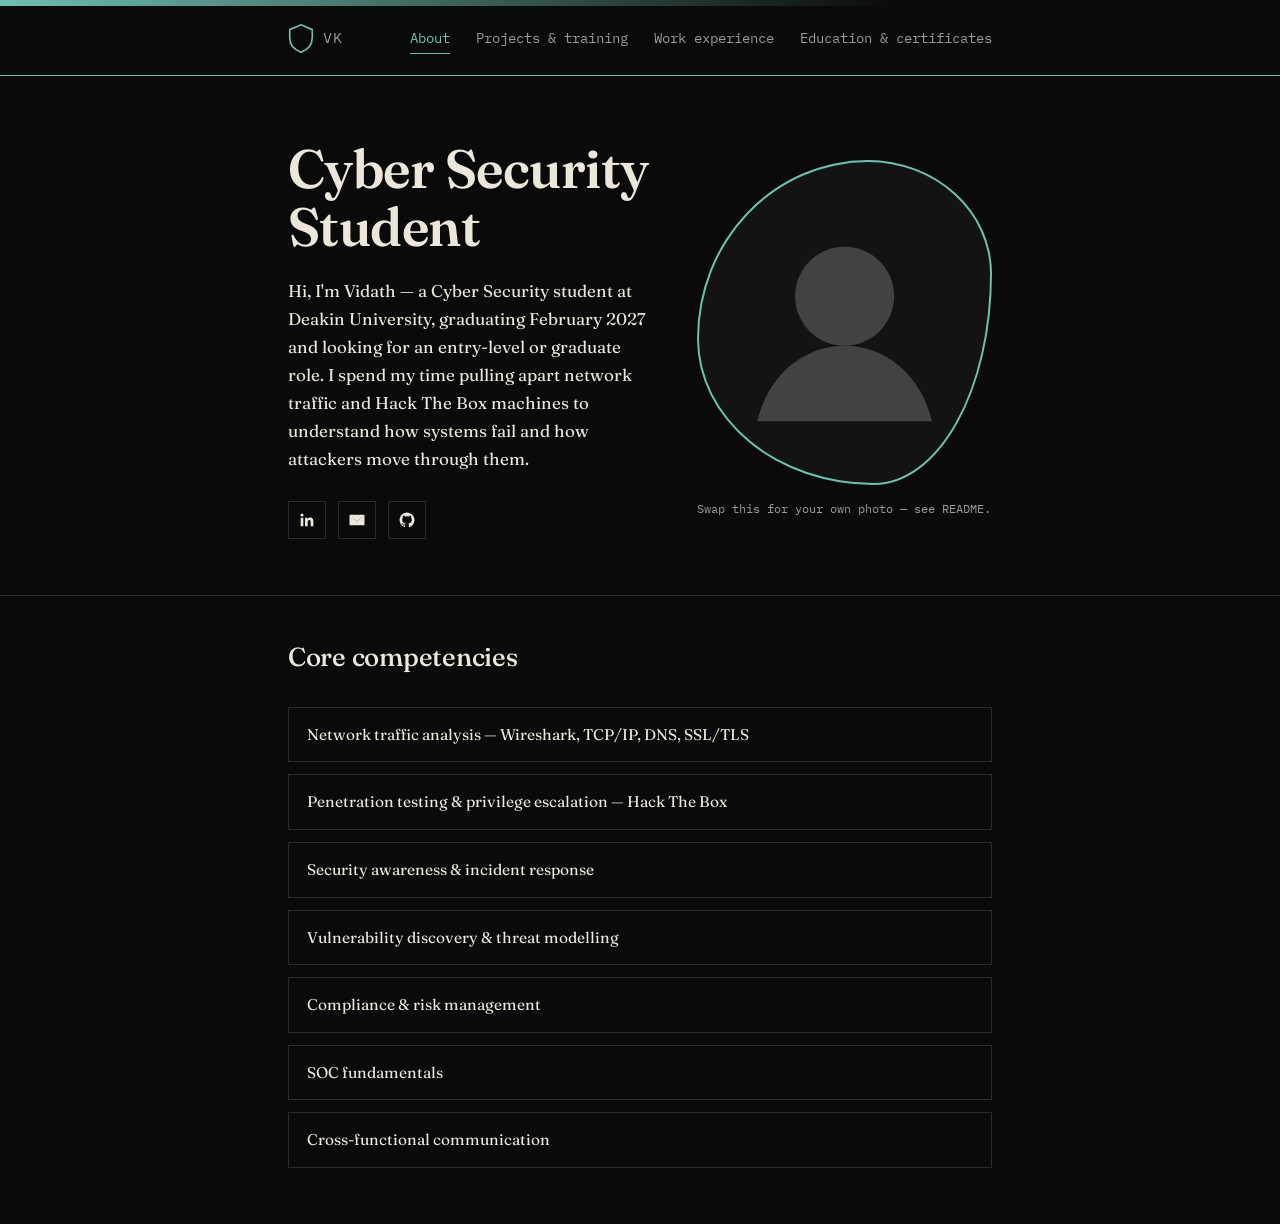
<file: index.html>
<!DOCTYPE html>
<html lang="en">
<head>
<meta charset="UTF-8">
<meta name="viewport" content="width=device-width, initial-scale=1.0">
<title>About — Vidath Kodippili</title>
<meta name="description" content="Portfolio of Vidath Kodippili, Cyber Security student at Deakin University.">
<link rel="preconnect" href="https://fonts.googleapis.com">
<link rel="preconnect" href="https://fonts.gstatic.com" crossorigin>
<link href="https://fonts.googleapis.com/css2?family=Fraunces:opsz,wght@9..144,400;9..144,500;9..144,600&family=IBM+Plex+Mono:wght@400;500&display=swap" rel="stylesheet">
<link rel="stylesheet" href="styles.css">
</head>
<body>

<div class="ledger-rule top"></div>

<nav class="site-nav">
  <div class="wrap nav-inner">
    <a href="index.html" class="brand">
      <span class="brand-mark" aria-hidden="true">
        <svg viewBox="0 0 32 36" width="26" height="29">
          <path d="M16 1 L30 7 V17 C30 26 24 32 16 35 C8 32 2 26 2 17 V7 Z"
                fill="none" stroke="currentColor" stroke-width="2"/>
        </svg>
      </span>
      <span class="brand-name">VK</span>
    </a>
    <div class="nav-links">
      <a href="index.html" class="current">About</a>
      <a href="projects.html">Projects &amp; training</a>
      <a href="experience.html">Work experience</a>
      <a href="education.html">Education &amp; certificates</a>
    </div>
  </div>
</nav>

<header class="about-hero">
  <div class="wrap about-hero-grid">
    <div class="about-copy">
      <h1>Cyber Security<br>Student</h1>
      <p class="hero-summary">
        Hi, I'm Vidath — a Cyber Security student at Deakin University, graduating
        February 2027 and looking for an entry-level or graduate role. I spend my
        time pulling apart network traffic and Hack The Box machines to understand
        how systems fail and how attackers move through them.
      </p>
      <div class="social-row">
        <a href="https://linkedin.com/in/vidath-kodippili" target="_blank" rel="noopener" aria-label="LinkedIn" class="social-btn">
          <svg viewBox="0 0 24 24" width="18" height="18" fill="currentColor"><path d="M20.45 20.45h-3.55v-5.57c0-1.33-.02-3.03-1.85-3.03-1.85 0-2.14 1.45-2.14 2.94v5.66H9.36V9h3.41v1.56h.05c.48-.9 1.63-1.85 3.36-1.85 3.6 0 4.27 2.37 4.27 5.45zM5.34 7.43a2.06 2.06 0 1 1 0-4.12 2.06 2.06 0 0 1 0 4.12zM7.12 20.45H3.56V9h3.56z"/></svg>
        </a>
        <a href="mailto:vidathskodippili@gmail.com" aria-label="Email" class="social-btn">
          <svg viewBox="0 0 24 24" width="18" height="18" fill="currentColor"><path d="M3 5h18a1 1 0 0 1 1 1v12a1 1 0 0 1-1 1H3a1 1 0 0 1-1-1V6a1 1 0 0 1 1-1zm17.4 2.3-8.4 6.3-8.4-6.3v.1l8.4 6.6 8.4-6.6z"/></svg>
        </a>
        <a href="#" id="github-link" target="_blank" rel="noopener" aria-label="GitHub" class="social-btn">
          <svg viewBox="0 0 24 24" width="18" height="18" fill="currentColor"><path d="M12 2a10 10 0 0 0-3.16 19.49c.5.09.68-.22.68-.48v-1.7c-2.78.6-3.37-1.34-3.37-1.34-.46-1.16-1.11-1.47-1.11-1.47-.9-.62.07-.6.07-.6 1 .07 1.53 1.03 1.53 1.03.9 1.52 2.34 1.08 2.91.83.09-.65.35-1.08.63-1.33-2.22-.25-4.56-1.11-4.56-4.93 0-1.09.39-1.98 1.03-2.68-.1-.25-.45-1.27.1-2.65 0 0 .84-.27 2.75 1.02a9.6 9.6 0 0 1 5 0c1.91-1.3 2.75-1.02 2.75-1.02.55 1.38.2 2.4.1 2.65.64.7 1.03 1.59 1.03 2.68 0 3.83-2.34 4.68-4.57 4.92.36.31.68.92.68 1.85v2.75c0 .27.18.58.69.48A10 10 0 0 0 12 2z"/></svg>
        </a>
      </div>
    </div>

    <div class="about-photo">
      <div class="photo-blob">
        <svg viewBox="0 0 200 200" width="100%" height="100%" role="img" aria-label="Placeholder photo">
          <circle cx="100" cy="82" r="34" fill="currentColor" opacity="0.35"/>
          <path d="M40 168c8-34 34-52 60-52s52 18 60 52" fill="currentColor" opacity="0.35"/>
        </svg>
      </div>
      <p class="photo-note">Swap this for your own photo — see README.</p>
    </div>
  </div>
</header>

<main>
  <section class="log-section" id="competencies">
    <div class="wrap">
      <div class="section-head">
        <h2>Core competencies</h2>
      </div>
      <ul class="tag-grid">
        <li>Network traffic analysis — Wireshark, TCP/IP, DNS, SSL/TLS</li>
        <li>Penetration testing &amp; privilege escalation — Hack The Box</li>
        <li>Security awareness &amp; incident response</li>
        <li>Vulnerability discovery &amp; threat modelling</li>
        <li>Compliance &amp; risk management</li>
        <li>SOC fundamentals</li>
        <li>Cross-functional communication</li>
      </ul>
    </div>
  </section>
</main>

<script src="script.js"></script>
</body>
</html>
</file>
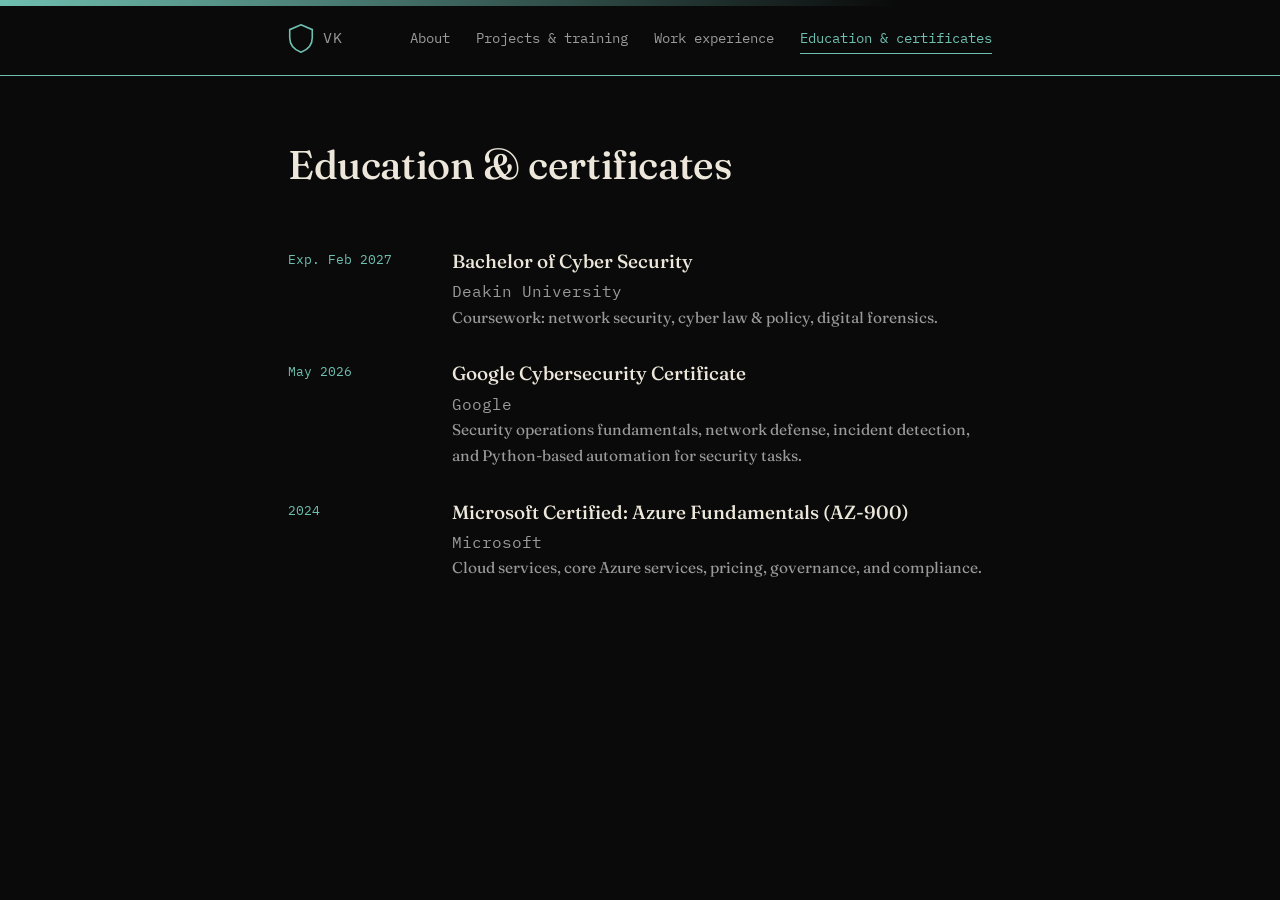
<file: education.html>
<!DOCTYPE html>
<html lang="en">
<head>
<meta charset="UTF-8">
<meta name="viewport" content="width=device-width, initial-scale=1.0">
<title>Education &amp; Certificates — Vidath Kodippili</title>
<meta name="description" content="Education and certifications of Vidath Kodippili.">
<link rel="preconnect" href="https://fonts.googleapis.com">
<link rel="preconnect" href="https://fonts.gstatic.com" crossorigin>
<link href="https://fonts.googleapis.com/css2?family=Fraunces:opsz,wght@9..144,400;9..144,500;9..144,600&family=IBM+Plex+Mono:wght@400;500&display=swap" rel="stylesheet">
<link rel="stylesheet" href="styles.css">
</head>
<body>

<div class="ledger-rule top"></div>

<nav class="site-nav">
  <div class="wrap nav-inner">
    <a href="index.html" class="brand">
      <span class="brand-mark" aria-hidden="true">
        <svg viewBox="0 0 32 36" width="26" height="29">
          <path d="M16 1 L30 7 V17 C30 26 24 32 16 35 C8 32 2 26 2 17 V7 Z"
                fill="none" stroke="currentColor" stroke-width="2"/>
        </svg>
      </span>
      <span class="brand-name">VK</span>
    </a>
    <div class="nav-links">
      <a href="index.html">About</a>
      <a href="projects.html">Projects &amp; training</a>
      <a href="experience.html">Work experience</a>
      <a href="education.html" class="current">Education &amp; certificates</a>
    </div>
  </div>
</nav>

<header class="page-head">
  <div class="wrap">
    <h1>Education &amp; certificates</h1>
  </div>
</header>

<main>
  <section class="log-section" id="education">
    <div class="wrap">
      <div class="cert-list">
        <div class="cert-row">
          <div class="cert-date mono">Exp. Feb 2027</div>
          <div>
            <h3>Bachelor of Cyber Security</h3>
            <p class="tl-org">Deakin University</p>
            <p>Coursework: network security, cyber law &amp; policy, digital forensics.</p>
          </div>
        </div>

        <div class="cert-row">
          <div class="cert-date mono">May 2026</div>
          <div>
            <h3>Google Cybersecurity Certificate</h3>
            <p class="tl-org">Google</p>
            <p>Security operations fundamentals, network defense, incident detection,
               and Python-based automation for security tasks.</p>
          </div>
        </div>

        <div class="cert-row">
          <div class="cert-date mono">2024</div>
          <div>
            <h3>Microsoft Certified: Azure Fundamentals (AZ-900)</h3>
            <p class="tl-org">Microsoft</p>
            <p>Cloud services, core Azure services, pricing, governance, and compliance.</p>
          </div>
        </div>
      </div>
    </div>
  </section>
</main>

<script src="script.js"></script>
</body>
</html>
</file>
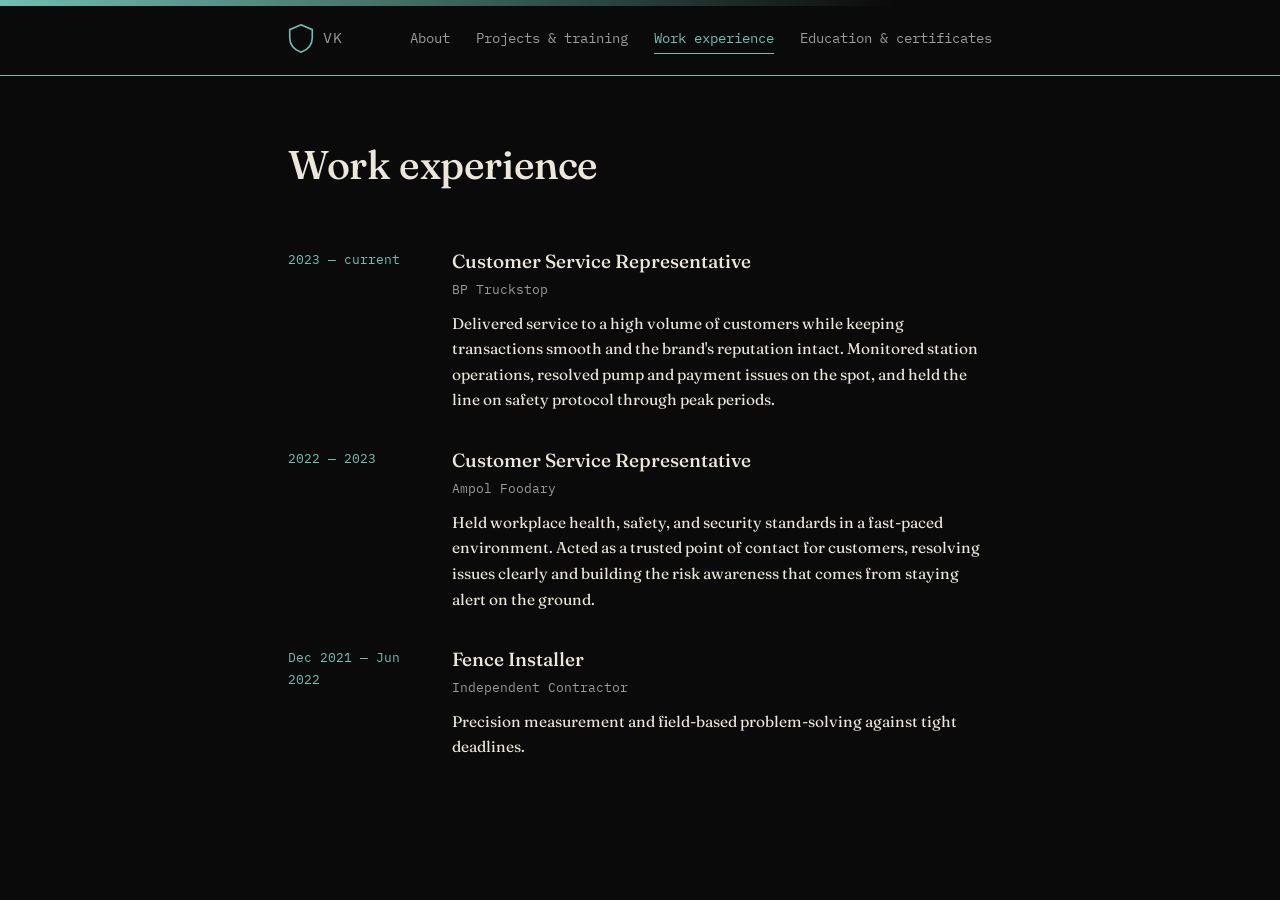
<file: experience.html>
<!DOCTYPE html>
<html lang="en">
<head>
<meta charset="UTF-8">
<meta name="viewport" content="width=device-width, initial-scale=1.0">
<title>Work Experience — Vidath Kodippili</title>
<meta name="description" content="Work experience of Vidath Kodippili.">
<link rel="preconnect" href="https://fonts.googleapis.com">
<link rel="preconnect" href="https://fonts.gstatic.com" crossorigin>
<link href="https://fonts.googleapis.com/css2?family=Fraunces:opsz,wght@9..144,400;9..144,500;9..144,600&family=IBM+Plex+Mono:wght@400;500&display=swap" rel="stylesheet">
<link rel="stylesheet" href="styles.css">
</head>
<body>

<div class="ledger-rule top"></div>

<nav class="site-nav">
  <div class="wrap nav-inner">
    <a href="index.html" class="brand">
      <span class="brand-mark" aria-hidden="true">
        <svg viewBox="0 0 32 36" width="26" height="29">
          <path d="M16 1 L30 7 V17 C30 26 24 32 16 35 C8 32 2 26 2 17 V7 Z"
                fill="none" stroke="currentColor" stroke-width="2"/>
        </svg>
      </span>
      <span class="brand-name">VK</span>
    </a>
    <div class="nav-links">
      <a href="index.html">About</a>
      <a href="projects.html">Projects &amp; training</a>
      <a href="experience.html" class="current">Work experience</a>
      <a href="education.html">Education &amp; certificates</a>
    </div>
  </div>
</nav>

<header class="page-head">
  <div class="wrap">
    <h1>Work experience</h1>
  </div>
</header>

<main>
  <section class="log-section" id="experience">
    <div class="wrap">
      <div class="timeline">
        <div class="tl-row">
          <div class="tl-date mono">2023 — current</div>
          <div class="tl-content">
            <h3>Customer Service Representative</h3>
            <p class="tl-org">BP Truckstop</p>
            <p>Delivered service to a high volume of customers while keeping transactions
               smooth and the brand's reputation intact. Monitored station operations,
               resolved pump and payment issues on the spot, and held the line on safety
               protocol through peak periods.</p>
          </div>
        </div>

        <div class="tl-row">
          <div class="tl-date mono">2022 — 2023</div>
          <div class="tl-content">
            <h3>Customer Service Representative</h3>
            <p class="tl-org">Ampol Foodary</p>
            <p>Held workplace health, safety, and security standards in a fast-paced
               environment. Acted as a trusted point of contact for customers, resolving
               issues clearly and building the risk awareness that comes from staying
               alert on the ground.</p>
          </div>
        </div>

        <div class="tl-row">
          <div class="tl-date mono">Dec 2021 — Jun 2022</div>
          <div class="tl-content">
            <h3>Fence Installer</h3>
            <p class="tl-org">Independent Contractor</p>
            <p>Precision measurement and field-based problem-solving against tight deadlines.</p>
          </div>
        </div>
      </div>
    </div>
  </section>
</main>

<script src="script.js"></script>
</body>
</html>
</file>
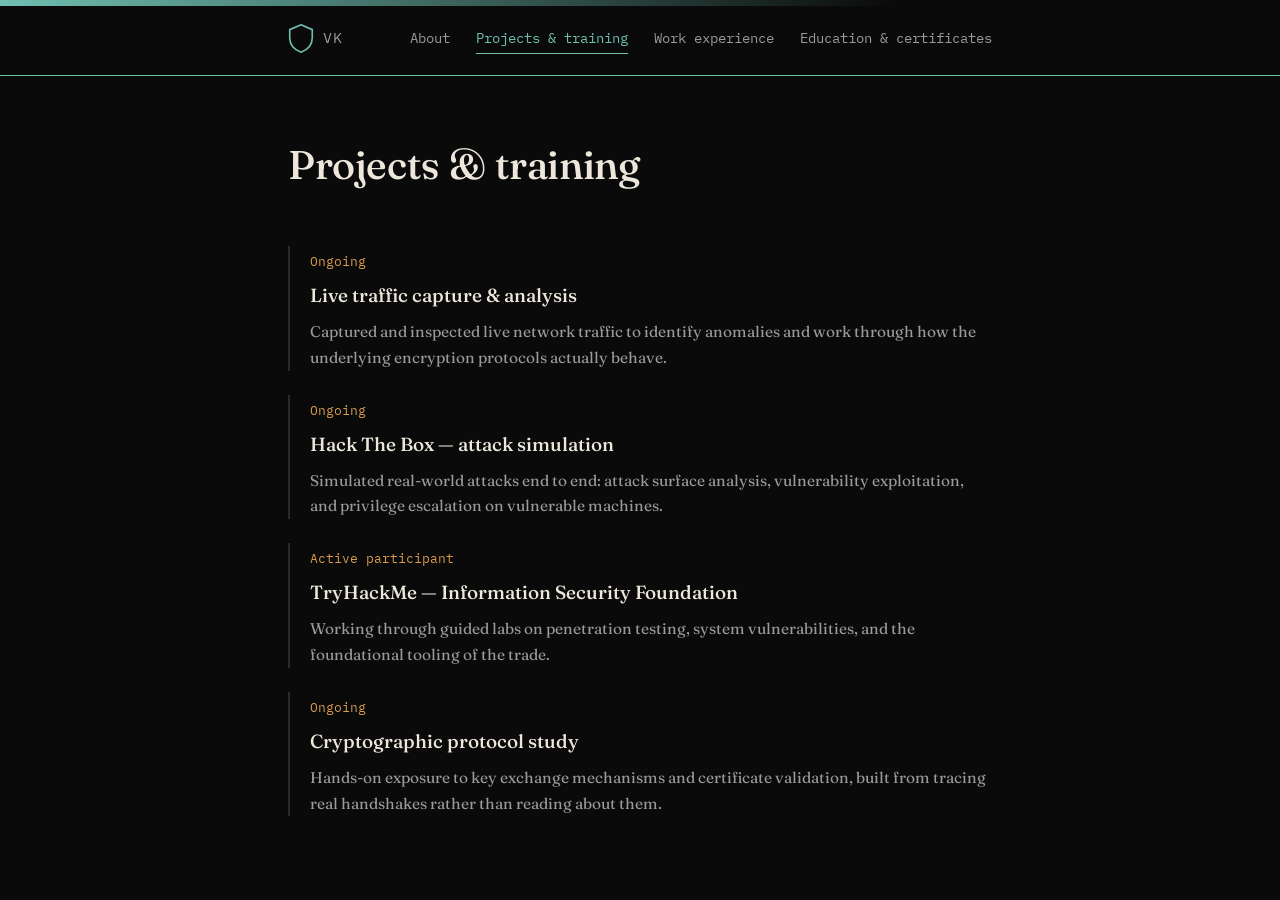
<file: projects.html>
<!DOCTYPE html>
<html lang="en">
<head>
<meta charset="UTF-8">
<meta name="viewport" content="width=device-width, initial-scale=1.0">
<title>Projects &amp; Training — Vidath Kodippili</title>
<meta name="description" content="Cyber security projects and training, Vidath Kodippili.">
<link rel="preconnect" href="https://fonts.googleapis.com">
<link rel="preconnect" href="https://fonts.gstatic.com" crossorigin>
<link href="https://fonts.googleapis.com/css2?family=Fraunces:opsz,wght@9..144,400;9..144,500;9..144,600&family=IBM+Plex+Mono:wght@400;500&display=swap" rel="stylesheet">
<link rel="stylesheet" href="styles.css">
</head>
<body>

<div class="ledger-rule top"></div>

<nav class="site-nav">
  <div class="wrap nav-inner">
    <a href="index.html" class="brand">
      <span class="brand-mark" aria-hidden="true">
        <svg viewBox="0 0 32 36" width="26" height="29">
          <path d="M16 1 L30 7 V17 C30 26 24 32 16 35 C8 32 2 26 2 17 V7 Z"
                fill="none" stroke="currentColor" stroke-width="2"/>
        </svg>
      </span>
      <span class="brand-name">VK</span>
    </a>
    <div class="nav-links">
      <a href="index.html">About</a>
      <a href="projects.html" class="current">Projects &amp; training</a>
      <a href="experience.html">Work experience</a>
      <a href="education.html">Education &amp; certificates</a>
    </div>
  </div>
</nav>

<header class="page-head">
  <div class="wrap">
    <h1>Projects &amp; training</h1>
  </div>
</header>

<main>
  <section class="log-section" id="projects">
    <div class="wrap">
      <div class="case-list">
        <article class="case">
          <div class="case-meta">
            <span class="mono">Ongoing</span>
          </div>
          <h3>Live traffic capture &amp; analysis</h3>
          <p>Captured and inspected live network traffic to identify anomalies and work
             through how the underlying encryption protocols actually behave.</p>
        </article>

        <article class="case">
          <div class="case-meta">
            <span class="mono">Ongoing</span>
          </div>
          <h3>Hack The Box — attack simulation</h3>
          <p>Simulated real-world attacks end to end: attack surface analysis,
             vulnerability exploitation, and privilege escalation on vulnerable machines.</p>
        </article>

        <article class="case">
          <div class="case-meta">
            <span class="mono">Active participant</span>
          </div>
          <h3>TryHackMe — Information Security Foundation</h3>
          <p>Working through guided labs on penetration testing, system vulnerabilities,
             and the foundational tooling of the trade.</p>
        </article>

        <article class="case">
          <div class="case-meta">
            <span class="mono">Ongoing</span>
          </div>
          <h3>Cryptographic protocol study</h3>
          <p>Hands-on exposure to key exchange mechanisms and certificate validation,
             built from tracing real handshakes rather than reading about them.</p>
        </article>
      </div>
    </div>
  </section>
</main>

<script src="script.js"></script>
</body>
</html>
</file>
<file: styles.css>
:root {
  --ink: #0A0A0A;
  --panel: #131313;
  --line: #2A2A2A;
  --paper: #ECE7DA;
  --paper-dim: #9A9A9A;
  --teal: #6FBFB0;
  --amber: #D99B4E;

  --serif: "Fraunces", Georgia, serif;
  --mono: "IBM Plex Mono", ui-monospace, monospace;
}

* { box-sizing: border-box; }

html { scroll-behavior: smooth; }

body {
  margin: 0;
  background: var(--ink);
  color: var(--paper);
  font-family: var(--serif);
  font-size: 17px;
  line-height: 1.65;
  -webkit-font-smoothing: antialiased;
}

.wrap {
  max-width: 760px;
  margin: 0 auto;
  padding: 0 28px;
}

.ledger-rule.top {
  height: 6px;
  background: linear-gradient(90deg, var(--teal), transparent 70%);
}

/* ---------- Nav ---------- */

.site-nav {
  border-bottom: 1px solid var(--teal);
}

.nav-inner {
  display: flex;
  align-items: center;
  justify-content: space-between;
  flex-wrap: wrap;
  gap: 12px 28px;
  padding-top: 18px;
  padding-bottom: 18px;
}

.brand {
  display: inline-flex;
  align-items: center;
  gap: 9px;
  color: var(--paper);
  text-decoration: none;
}

.brand-mark {
  display: inline-flex;
  color: var(--teal);
}

.brand-name {
  font-family: var(--mono);
  font-size: 15px;
  letter-spacing: 0.04em;
}

.nav-links {
  display: flex;
  flex-wrap: wrap;
  gap: 4px 26px;
}

.site-nav a {
  font-family: var(--mono);
  font-size: 14px;
  color: var(--paper-dim);
  text-decoration: none;
  padding-bottom: 3px;
  border-bottom: 1px solid transparent;
  transition: color 0.15s ease, border-color 0.15s ease;
}

.site-nav a:hover,
.site-nav a:focus-visible {
  color: var(--paper);
}

.site-nav a.current {
  color: var(--teal);
  border-color: var(--teal);
}

/* ---------- About hero ---------- */

.about-hero {
  padding: 64px 0 56px;
  border-bottom: 1px solid var(--line);
}

.about-hero-grid {
  display: grid;
  grid-template-columns: 1.1fr 0.9fr;
  gap: 48px;
  align-items: center;
}

.about-copy h1 {
  font-family: var(--serif);
  font-size: clamp(38px, 5vw, 54px);
  font-weight: 600;
  line-height: 1.08;
  margin: 0 0 20px;
  letter-spacing: -0.01em;
}

.about-copy .hero-summary {
  max-width: 46ch;
  font-size: 17px;
  color: var(--paper);
  margin: 0 0 28px;
}

.social-row {
  display: flex;
  gap: 12px;
}

.social-btn {
  display: inline-flex;
  align-items: center;
  justify-content: center;
  width: 38px;
  height: 38px;
  border: 1px solid var(--line);
  color: var(--paper);
  transition: border-color 0.15s ease, color 0.15s ease;
}

.social-btn:hover,
.social-btn:focus-visible {
  color: var(--teal);
  border-color: var(--teal);
}

.about-photo {
  display: flex;
  flex-direction: column;
  align-items: center;
  gap: 14px;
}

.photo-blob {
  width: 100%;
  max-width: 300px;
  aspect-ratio: 4 / 4.4;
  border: 2px solid var(--teal);
  border-radius: 58% 42% 40% 60% / 55% 35% 65% 45%;
  display: flex;
  align-items: center;
  justify-content: center;
  color: var(--paper-dim);
  background: var(--panel);
  overflow: hidden;
}

.photo-note {
  font-family: var(--mono);
  font-size: 12px;
  color: var(--paper-dim);
  text-align: center;
  margin: 0;
}

/* ---------- Page head (inner pages) ---------- */

.page-head {
  padding: 56px 0 8px;
}

.page-head h1 {
  font-size: clamp(30px, 4.5vw, 40px);
  font-weight: 500;
  margin: 0;
  letter-spacing: -0.01em;
}

/* ---------- Sections ---------- */

.log-section {
  padding: 40px 0 56px;
}

.log-section:not(:last-child) {
  border-bottom: 1px solid var(--line);
}

.section-head {
  margin-bottom: 28px;
}

.section-head h2 {
  font-size: 26px;
  font-weight: 500;
  margin: 0;
  letter-spacing: -0.01em;
}

.mono { font-family: var(--mono); }

/* Competency tags */

.tag-grid {
  list-style: none;
  margin: 0;
  padding: 0;
  display: grid;
  gap: 12px;
}

.tag-grid li {
  padding: 14px 18px;
  border: 1px solid var(--line);
  font-size: 15.5px;
  color: var(--paper);
}

/* Case list (projects) */

.case-list {
  display: grid;
  gap: 24px;
}

.case {
  padding-left: 20px;
  border-left: 2px solid var(--line);
}

.case-meta { margin-bottom: 6px; }

.case-meta .mono {
  font-size: 12.5px;
  color: var(--amber);
}

.case h3 {
  margin: 0 0 8px;
  font-size: 19px;
  font-weight: 500;
}

.case p {
  margin: 0;
  color: var(--paper-dim);
  font-size: 15.5px;
}

/* Timeline (experience) */

.timeline {
  display: grid;
  gap: 32px;
}

.tl-row {
  display: grid;
  grid-template-columns: 140px 1fr;
  gap: 24px;
}

.tl-date {
  font-size: 13px;
  color: var(--teal);
  padding-top: 3px;
}

.tl-content h3 {
  margin: 0 0 2px;
  font-size: 19px;
  font-weight: 500;
}

.tl-org {
  margin: 0 0 10px;
  font-family: var(--mono);
  font-size: 13px;
  color: var(--paper-dim);
}

.tl-content p:last-child {
  margin: 0;
  font-size: 15.5px;
  color: var(--paper);
}

/* Certifications */

.cert-list {
  display: grid;
  gap: 28px;
}

.cert-row {
  display: grid;
  grid-template-columns: 140px 1fr;
  gap: 24px;
}

.cert-date {
  font-size: 13px;
  color: var(--teal);
  padding-top: 3px;
}

.cert-row h3 {
  margin: 0 0 2px;
  font-size: 19px;
  font-weight: 500;
}

.cert-row p {
  margin: 0;
  font-size: 15.5px;
  color: var(--paper-dim);
}

/* ---------- Responsive ---------- */

@media (max-width: 620px) {
  .wrap { padding: 0 20px; }
  .tl-row, .cert-row {
    grid-template-columns: 1fr;
    gap: 6px;
  }
  .about-hero-grid {
    grid-template-columns: 1fr;
  }
  .about-photo {
    order: -1;
    max-width: 220px;
    margin: 0 auto;
  }
}

/* ---------- Motion & accessibility ---------- */

@media (prefers-reduced-motion: reduce) {
  html { scroll-behavior: auto; }
}

a:focus-visible,
button:focus-visible {
  outline: 2px solid var(--teal);
  outline-offset: 2px;
}
</file>
